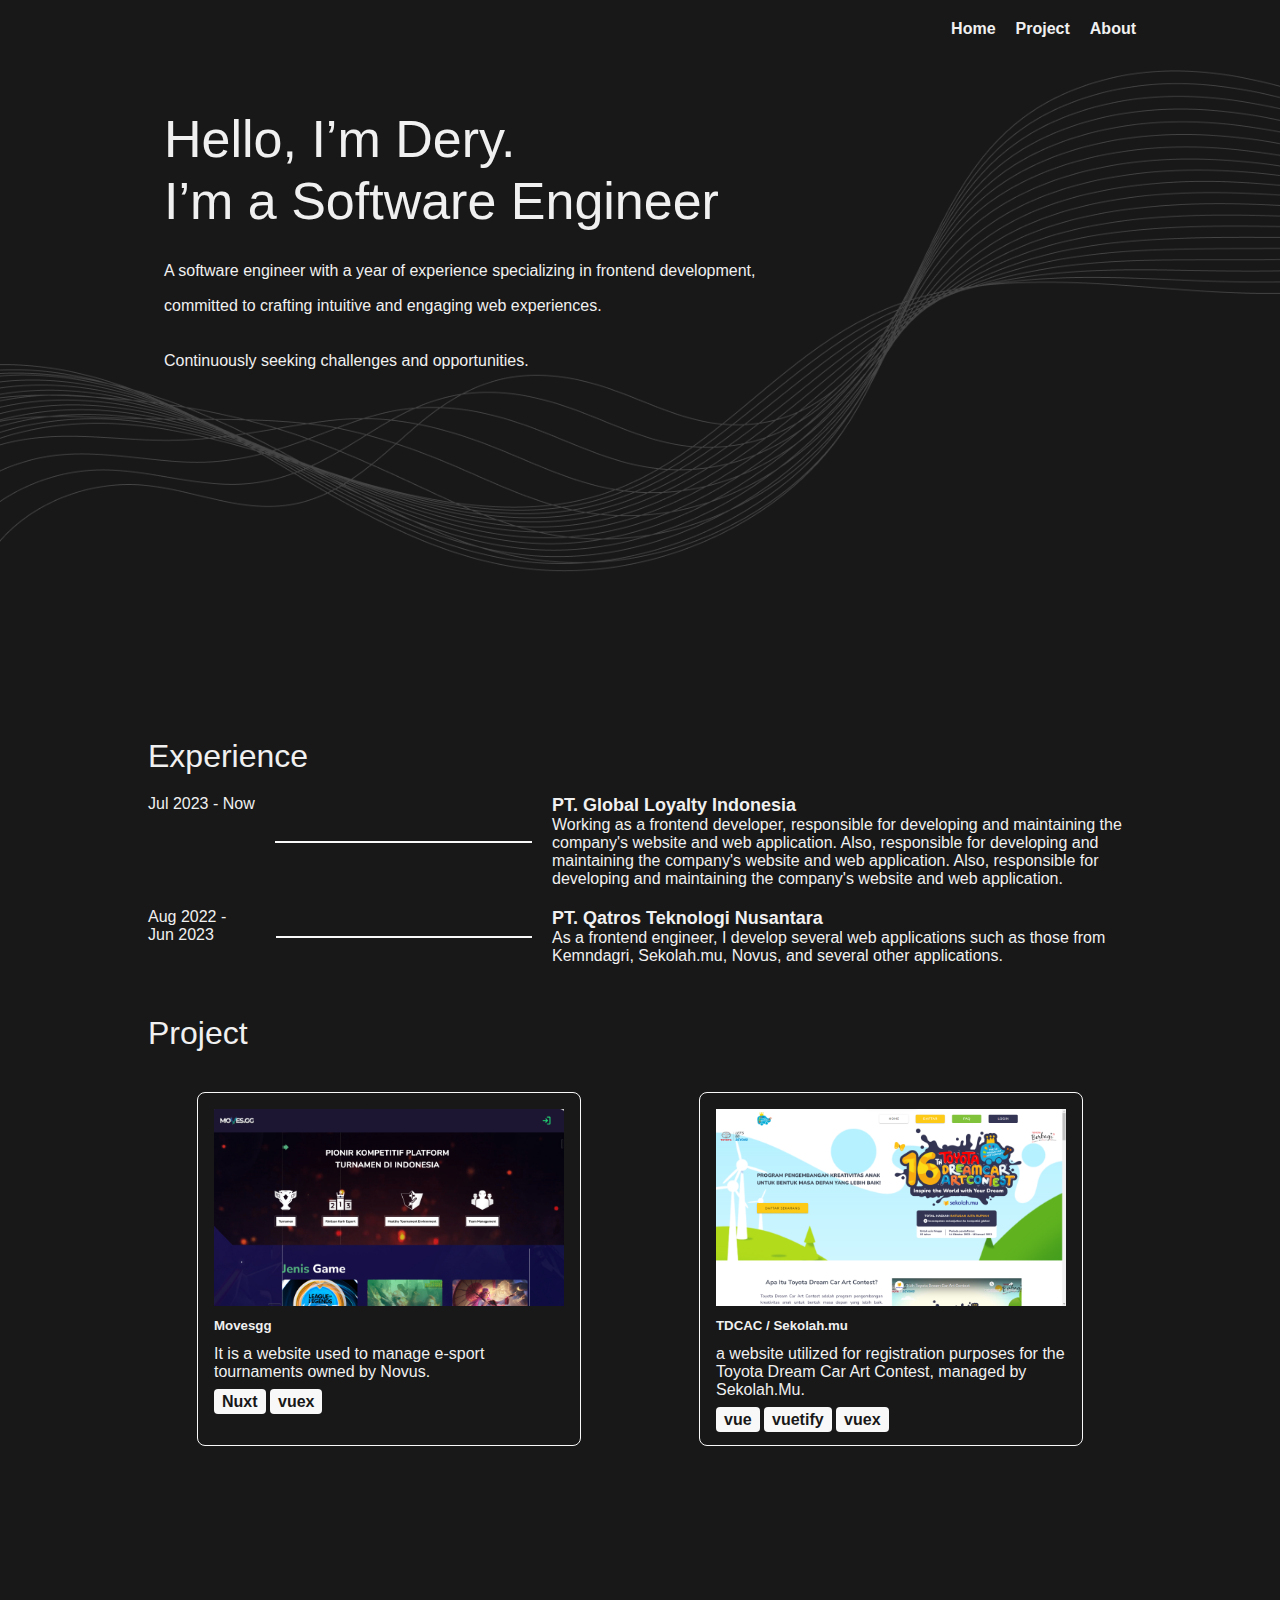
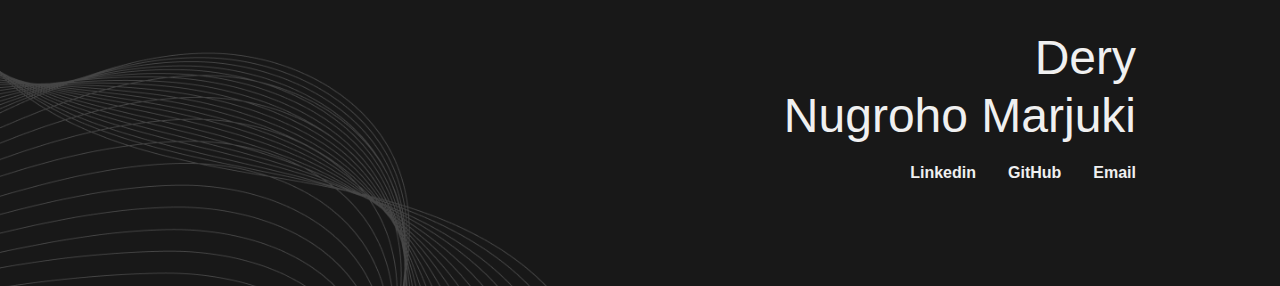
<file: index.html>
<!DOCTYPE html>
<html lang="en">
  <head>
    <meta charset="UTF-8" />
    <meta name="viewport" content="width=device-width, initial-scale=1.0" />
    <meta
      name="description"
      content="Personal website of Dery Nugroho Marjuki"
    />
    <link rel="stylesheet" href="index.css" />

    <title>Dery Nugroho Marjuki</title>
  </head>
  <body>
    <header>
      <nav>
        <ul>
          <li><a href="#home">Home</a></li>
          <li><a href="#project">Project</a></li>
          <li><a href="/about">About</a></li>
        </ul>
      </nav>
    </header>
    <main>
      <section class="hero">
        <h1>
          Hello, I’m Dery.<br />
          I’m a Software Engineer
        </h1>
        <p>
          A software engineer with a year of experience specializing in frontend
          development,<br />
          committed to crafting intuitive and engaging web experiences.
        </p>
        <p>Continuously seeking challenges and opportunities.</p>
        <img src="/images/hero-wave.png" alt="wave-bg-hero" class="background-hero" />
      </section>
      <section class="experience">
        <h3>Experience</h3>
        <div class="experience-item">
          <p class="experience-item-date">Jul 2023 - Now</p>
          <hr />
          <div class="experience-item-company">
            <h5>PT. Global Loyalty Indonesia</h5>
            <p>
              Working as a frontend developer, responsible for developing and
              maintaining the company's website and web application. Also,
              responsible for developing and maintaining the company's website
              and web application. Also, responsible for developing and
              maintaining the company's website and web application.
            </p>
          </div>
        </div>
        <div class="experience-item">
          <p class="experience-item-date">Aug 2022 - Jun 2023</p>
          <hr />
          <div class="experience-item-company">
            <h5>PT. Qatros Teknologi Nusantara</h5>
            <p>
              As a frontend engineer, I develop several web applications such as
              those from Kemndagri, Sekolah.mu, Novus, and several other
              applications.
            </p>
          </div>
        </div>
      </section>
      <section id="project" class="project">
        <h3>Project</h3>
        <div class="project-container">
          <div class="project-item">
            <img src="/images/movesgg-project.jpg" alt="movesgg-website" />
            <h5>Movesgg</h5>
            <p>
              It is a website used to manage e-sport tournaments owned by Novus.
            </p>
            <div class="space-x-2">
              <span class="tech-item">Nuxt</span>
              <span class="tech-item">vuex</span>
            </div>
          </div>
          <div class="project-item">
            <img src="/images/tdcac-project.jpg" alt="tdcac-website" />
            <h5>TDCAC / Sekolah.mu</h5>
            <p>
              a website utilized for registration purposes for the Toyota Dream
              Car Art Contest, managed by Sekolah.Mu.
            </p>
            <div class="space-x-2">
              <span class="tech-item">vue</span>
              <span class="tech-item">vuetify</span>
              <span class="tech-item">vuex</span>
            </div>
          </div>
        </div>
      </section>
    </main>
    <footer>
      <h2>Dery <br />Nugroho Marjuki</h2>
      <div>
        <ul class="social-media-contaier">
          <li>
            <a
              href="https://www.linkedin.com/in/dery-nugroho-marjuki-0b5418231/"
              target="_blank"
              >Linkedin</a
            >
          </li>
          <li>
            <a href="https://github.com/derynm" target="_blank">GitHub</a>
          </li>
          <li>
            <a href="mailto:dery02.nm@gmail.com">Email</a>
          </li>
        </ul>
      </div>
    </footer>
    <img
      src="/images/footer-wave.png"
      alt="wave-bg-2"
      class="background-footer"
    />
  </body>
</html>
</file>
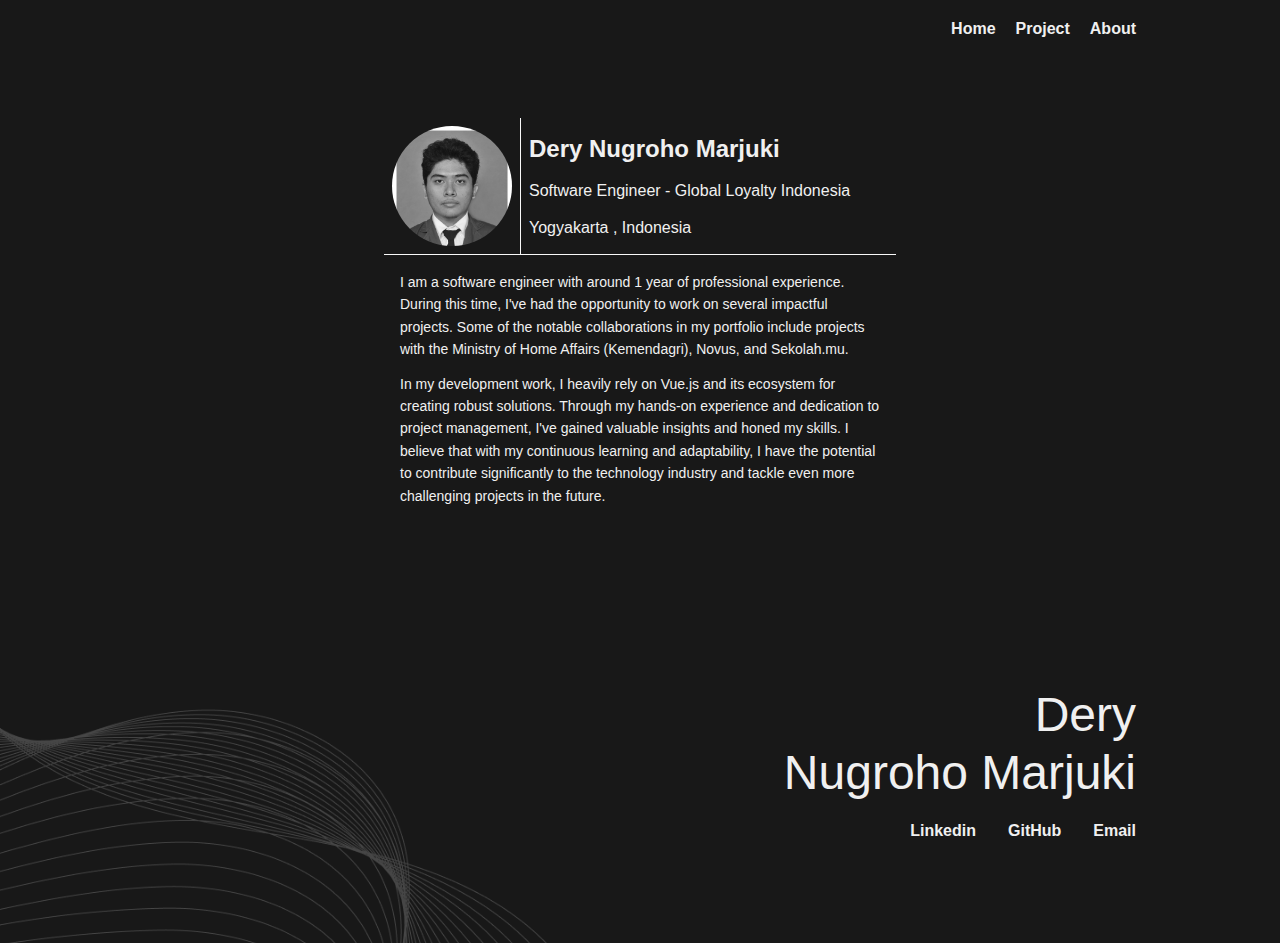
<file: about/index.html>
<!DOCTYPE html>
<html lang="en">
  <head>
    <meta charset="UTF-8" />
    <meta name="viewport" content="width=device-width, initial-scale=1.0" />
    <meta
      name="description"
      content="Personal website of Dery Nugroho Marjuki"
    />
    <link rel="stylesheet" href="../index.css" />

    <title>Dery Nugroho Marjuki</title>
  </head>
  <body>
    <header>
      <nav>
        <ul>
          <li><a href="/">Home</a></li>
          <li><a href="/#project">Project</a></li>
          <li><a href="/about">About</a></li>
        </ul>
      </nav>
    </header>
    <main>
      <section class="about">
        <div class="personal-info">
          <img src="/images/dery-nugroho.jpg" alt="Photo of Dery Nugroho Marjuki" />
          <div class="personal-info-content">
            <h2>Dery Nugroho Marjuki</h2>
            <p>Software Engineer - Global Loyalty Indonesia</p>
            <p>Yogyakarta , Indonesia</p>
          </div>
        </div>
        <div class="summary">
          <p>
            I am a software engineer with around 1 year of professional
            experience. During this time, I've had the opportunity to work on
            several impactful projects. Some of the notable collaborations in my
            portfolio include projects with the Ministry of Home Affairs
            (Kemendagri), Novus, and Sekolah.mu.
          </p>
          <p>
            In my development work, I heavily rely on Vue.js and its ecosystem
            for creating robust solutions. Through my hands-on experience and
            dedication to project management, I've gained valuable insights and
            honed my skills. I believe that with my continuous learning and
            adaptability, I have the potential to contribute significantly to
            the technology industry and tackle even more challenging projects in
            the future.
            </p>
        </div>
      </section>
    </main>
    <footer>
      <h2>Dery <br />Nugroho Marjuki</h2>
      <div>
        <ul class="social-media-contaier">
          <li>
            <a
              href="https://www.linkedin.com/in/dery-nugroho-marjuki-0b5418231/"
              target="_blank"
              >Linkedin</a
            >
          </li>
          <li>
            <a href="https://github.com/derynm" target="_blank">GitHub</a>
          </li>
          <li>
            <a href="mailto:dery02.nm@gmail.com">Email</a>
          </li>
        </ul>
      </div>
    </footer>
    <img
      src="/images/footer-wave.png"
      alt="wave-bg-2"
      class="background-footer"
    />
  </body>
</html>
</file>
<file: index.css>
* {
  margin: 0;
  padding: 0;
  box-sizing: border-box;
}

html {
  scroll-behavior: smooth;
}

body {
  background-color: #181818;
  font-family: Arial, sans-serif;
  color: #f0f0f0;
  position: relative;
}

header {
  max-width: 1024px;
  margin: 20px auto 20px auto;
  padding: 0px 16px;
}

header nav ul {
  display: flex;
  justify-content: center;
  align-items: center;
  gap: 20px;
  font-weight: 600;
}

main {
  max-width: 1024px;
  margin: 0 auto;
  padding: 20px;
}

h3 {
  font-size: 24px;
  font-weight: 400;
}

ul {
  list-style: none;
}

a {
  text-decoration: none;
  color: #f0f0f0;
}

.hero {
  height: 70dvh;
  padding: 20px 16px;
  text-align: center;
  /* border-bottom: 1px solid #f8f8f8; */
  display: flex;
  flex-direction: column;
  gap: 20px;
}

.hero h1 {
  font-size: 32px;
  font-weight: 400;
  line-height: 1.2;
}

.hero p {
  line-height: 2.2;
}

.experience {
  display: flex;
  flex-direction: column;
  gap: 20px;
  padding: 20px 0px;
}

.experience-item {
  display: flex;
  flex-direction: column;
  justify-content: space-between;
  gap: 20px;
}

.experience-item-date {
  max-width: 108px;
}

.experience-item-company {
  max-width: 580px;
}

.experience-item-company h5 {
  font-weight: 600;
  font-size: 18px;
}

.experience-item hr {
  flex: 1;
  border: 1px solid #f8f8f8;
  margin: auto 0px;
}

.project {
  padding: 20px 0px;
}

.project-container {
  display: flex;
  flex-wrap: wrap;
  justify-content: space-around;
  gap: 20px;
  margin: 40px 0px;
}

.project-item {
  max-width: 384px;
  width: 100%;
  display: flex;
  flex-direction: column;
  gap: 12px;
  padding: 16px;
  border: 1px solid #f8f8f8;
  border-radius: 8px;
}

.project-item h5 {
  font-weight: 600;
}

.tech-item {
  background-color: #f8f8f8;
  color: #181818;
  padding: 4px 8px;
  border-radius: 4px;
  font-weight: 600;
}

footer {
  margin: 0 auto;
  max-width: 1024px;
  display: flex;
  flex-direction: column;
  justify-content: center;
  padding: 16px 16px;
  gap: 20px;
  height: 40vh;
}

footer h2 {
  text-align: right;
  font-size: 32px;
  font-weight: 400;
  line-height: 1.2;
}

.social-media-contaier {
  display: flex;
  justify-content: end;
  gap: 32px;
  font-weight: 600;
}

.background-hero {
  position: absolute;
  width: 100%;
  z-index: -1;
  top: 400px;
  left: 0px;
  object-fit: cover;
  object-position: center;
  opacity: 0.2;
}

.background-footer {
  opacity: 0.2;
  position: absolute;
  max-width: 100vw;
  width: 100%;
  z-index: -1;
  bottom: 0px;
  height: 288px;
  object-fit: cover;
  object-position: top;
}

/* about */

.about {
  max-width: 512px;
  height: fit-content;
  margin: 40px auto;
  /* border: 1px solid #f8f8f8;
  border-radius: 8px; */
}

.about img {
  height: 120px;
  width: 120px;
  border-radius: 50%;
  object-fit: cover;
  object-position: top;
  -webkit-filter: grayscale(100%); /* Safari 6.0 - 9.0 */
  filter: grayscale(100%);
  margin: 8px;
}

.personal-info {
  display: flex;
  align-items: center;
  flex-wrap: wrap;
  border-bottom: 1px solid #f8f8f8;
}

.personal-info-content {
  display: flex;
  flex-direction: column;
  justify-items: center;
  justify-content: space-around;
  height: 136px;
  border-left: 1px solid #f8f8f8;
  padding: 8px;
}

.summary {
  padding: 16px;
  line-height: 1.6;
  font-size: 14px;
  display: flex;
  flex-direction: column;
  gap: 12px;
}

::-webkit-scrollbar {
  width: 4px;
}

::-webkit-scrollbar-track {
  background: #181818;
}

::-webkit-scrollbar-thumb {
  background: #f8f8f8;
}

@media (min-width: 1024px) {
  header nav ul {
    justify-content: flex-end;
  }
  h3 {
    font-size: 32px;
  }
  .hero {
    padding-top: 30px;
    padding-bottom: 30px;
    text-align: left;
  }
  .hero h1 {
    font-size: 52px;
  }
  .background-hero {
    top: 50px;
  }
  .experience {
    padding-top: 30px;
    padding-bottom: 30px;
  }
  .experience-item {
    flex-direction: row;
  }
  footer h2 {
    font-size: 48px;
  }
}
</file>
